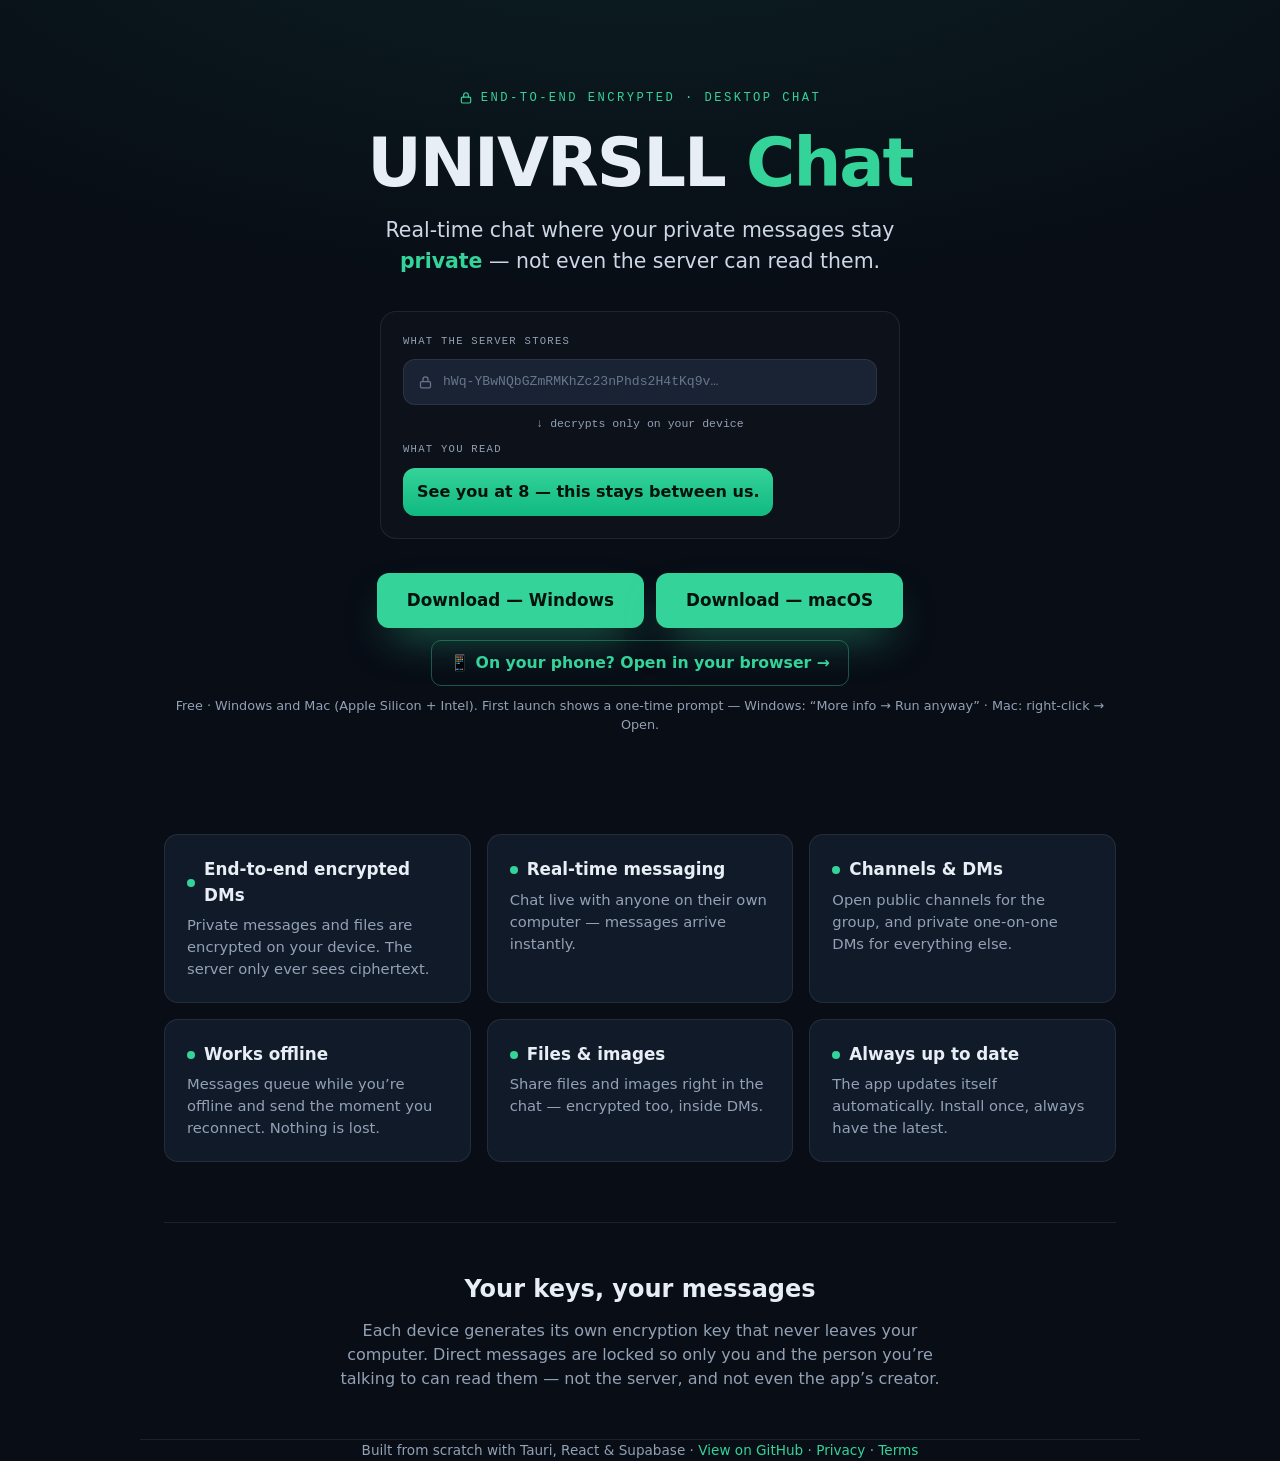
<file: docs/index.html>
<!DOCTYPE html>
<html lang="en">
<head>
<meta charset="UTF-8" />
<meta name="viewport" content="width=device-width, initial-scale=1.0" />
<title>UNIVRSLL Chat — Private chat for Windows, Mac &amp; phone</title>
<meta name="description" content="Free real-time chat with end-to-end encrypted DMs and built-in translation. Works on Windows, Mac, and your phone." />

<!-- Open Graph (Facebook / LinkedIn) -->
<meta property="og:type" content="website" />
<meta property="og:url" content="https://alja0079.github.io/univrsll-chat/" />
<meta property="og:title" content="UNIVRSLL Chat — Private chat for Windows, Mac &amp; phone" />
<meta property="og:description" content="Free real-time chat with end-to-end encrypted DMs and translation. Works on Windows, Mac, and your phone." />
<meta property="og:image" content="https://alja0079.github.io/univrsll-chat/og.png" />
<meta property="og:image:width" content="1200" />
<meta property="og:image:height" content="630" />

<!-- Twitter -->
<meta name="twitter:card" content="summary_large_image" />
<meta name="twitter:title" content="UNIVRSLL Chat — Private chat for Windows, Mac &amp; phone" />
<meta name="twitter:description" content="Free chat with encrypted DMs and translation — on Windows, Mac &amp; phone." />
<meta name="twitter:image" content="https://alja0079.github.io/univrsll-chat/og.png" />

<link rel="icon" href="data:image/svg+xml,<svg xmlns='http://www.w3.org/2000/svg' viewBox='0 0 100 100'><text y='.9em' font-size='90'>%F0%9F%94%92</text></svg>" />

<style>
  :root {
    --ink: #080d16;
    --panel: #111a29;
    --bubble: #1a2334;
    --line: rgba(148, 163, 184, 0.14);
    --emerald: #34d399;
    --emerald-deep: #10b981;
    --text: #e8eef6;
    --muted: #93a1b5;
    --cipher: #67768e;
    --sans: "Segoe UI", system-ui, -apple-system, "Helvetica Neue", Arial, sans-serif;
    --mono: ui-monospace, "Cascadia Code", "Consolas", "SFMono-Regular", monospace;
  }
  * { box-sizing: border-box; margin: 0; padding: 0; }
  html { scroll-behavior: smooth; }
  body {
    font-family: var(--sans);
    color: var(--text);
    line-height: 1.5;
    -webkit-font-smoothing: antialiased;
    background:
      radial-gradient(140% 55% at 50% -10%, rgba(52, 211, 153, 0.10), transparent 55%),
      var(--ink);
  }
  .wrap { max-width: 1000px; margin: 0 auto; padding: 0 24px; }

  .hero { text-align: center; padding: 88px 0 40px; }
  .eyebrow {
    display: inline-flex; align-items: center; gap: 8px;
    font-family: var(--mono); font-size: 0.76rem;
    letter-spacing: 0.2em; text-transform: uppercase; color: var(--emerald);
  }
  .eyebrow svg { width: 14px; height: 14px; }
  h1 {
    font-size: clamp(2.4rem, 7vw, 4.2rem); font-weight: 800;
    letter-spacing: -0.03em; line-height: 1; margin-top: 18px; text-wrap: balance;
  }
  h1 .accent { color: var(--emerald); }
  .sub {
    max-width: 52ch; margin: 18px auto 0;
    font-size: clamp(1.05rem, 2.4vw, 1.28rem); color: #cdd8e6; text-wrap: balance;
  }
  .sub strong { color: var(--emerald); font-weight: 600; }

  .demo {
    max-width: 520px; margin: 34px auto 0; text-align: left;
    background: rgba(255, 255, 255, 0.02); border: 1px solid var(--line);
    border-radius: 16px; padding: 22px;
    display: flex; flex-direction: column; gap: 10px;
  }
  .demo-label {
    font-family: var(--mono); font-size: 0.66rem; letter-spacing: 0.12em;
    text-transform: uppercase; color: var(--muted);
  }
  .bubble { border-radius: 12px; padding: 12px 14px; }
  .cipher {
    display: flex; align-items: center; gap: 10px; overflow: hidden;
    background: var(--bubble); border: 1px solid var(--line);
    color: var(--cipher); font-family: var(--mono); font-size: 0.82rem;
  }
  .cipher svg { width: 15px; height: 15px; flex: none; }
  .cipher code { white-space: nowrap; overflow: hidden; text-overflow: ellipsis; }
  .arrow { font-family: var(--mono); font-size: 0.72rem; color: var(--muted); text-align: center; }
  .plain {
    align-self: flex-start; max-width: 82%; font-weight: 600; color: #04120c;
    background: linear-gradient(180deg, var(--emerald), var(--emerald-deep));
  }

  .cta { margin-top: 34px; display: flex; flex-direction: column; align-items: center; gap: 10px; }
  .btn {
    display: inline-block; background: var(--emerald); color: #04120c;
    font-weight: 700; font-size: 1.05rem; padding: 15px 30px; border-radius: 12px;
    text-decoration: none; box-shadow: 0 20px 44px -16px rgba(52, 211, 153, 0.6);
    transition: transform 0.15s ease;
  }
  .btn:hover { transform: translateY(-2px); }
  .btn:focus-visible { outline: 2px solid var(--emerald); outline-offset: 3px; }
  .cta small { color: var(--muted); font-size: 0.8rem; }
  .btn-row { display: flex; gap: 12px; flex-wrap: wrap; justify-content: center; }
  .btn-ghost {
    display: inline-block; margin-top: 2px; color: var(--emerald);
    font-weight: 600; font-size: 0.98rem; text-decoration: none;
    padding: 10px 18px; border-radius: 10px;
    border: 1px solid rgba(52, 211, 153, 0.38); transition: background 0.15s ease;
  }
  .btn-ghost:hover { background: rgba(52, 211, 153, 0.10); }

  .features {
    display: grid; grid-template-columns: repeat(auto-fit, minmax(230px, 1fr));
    gap: 16px; padding: 60px 0;
  }
  .feat { background: var(--panel); border: 1px solid var(--line); border-radius: 14px; padding: 22px; }
  .feat h3 { font-size: 1.05rem; margin-bottom: 6px; display: flex; align-items: center; gap: 9px; }
  .feat p { color: var(--muted); font-size: 0.92rem; }
  .dot { width: 8px; height: 8px; border-radius: 50%; background: var(--emerald); flex: none; }

  .note { border-top: 1px solid var(--line); padding: 48px 0; text-align: center; }
  .note h2 { font-size: 1.5rem; margin-bottom: 12px; }
  .note p { max-width: 60ch; margin: 0 auto; color: var(--muted); }

  footer { border-top: 1px solid var(--line); padding: 30px 0 54px; text-align: center; color: var(--muted); font-size: 0.85rem; }
  footer a { color: var(--emerald); text-decoration: none; }
  footer a:hover { text-decoration: underline; }

  @media (max-width: 560px) { .hero { padding-top: 60px; } }
</style>
</head>
<body>
  <header class="hero">
    <div class="wrap">
      <span class="eyebrow">
        <svg viewBox="0 0 24 24" fill="none" stroke="currentColor" stroke-width="2" stroke-linecap="round" stroke-linejoin="round"><rect x="4" y="10.5" width="16" height="10" rx="2"/><path d="M8 10.5V7a4 4 0 0 1 8 0v3.5"/></svg>
        End-to-end encrypted · Desktop chat
      </span>
      <h1>UNIVRSLL <span class="accent">Chat</span></h1>
      <p class="sub">Real-time chat where your private messages stay <strong>private</strong> — not even the server can read them.</p>

      <div class="demo">
        <div class="demo-label">What the server stores</div>
        <div class="bubble cipher">
          <svg viewBox="0 0 24 24" fill="none" stroke="currentColor" stroke-width="2" stroke-linecap="round" stroke-linejoin="round"><rect x="4" y="10.5" width="16" height="10" rx="2"/><path d="M8 10.5V7a4 4 0 0 1 8 0v3.5"/></svg>
          <code>hWq-YBwNQbGZmRMKhZc23nPhds2H4tKq9v&hellip;</code>
        </div>
        <div class="arrow">&darr; decrypts only on your device</div>
        <div class="demo-label">What you read</div>
        <div class="bubble plain">See you at 8 &mdash; this stays between us.</div>
      </div>

      <div class="cta">
        <div class="btn-row">
          <a class="btn" href="https://github.com/alja0079/univrsll-chat/releases/download/v0.10.10/desktop-chat_0.10.10_x64-setup.exe">Download &mdash; Windows</a>
          <a class="btn" href="https://github.com/alja0079/univrsll-chat/releases/download/v0.10.10/desktop-chat_0.10.10_universal.dmg">Download &mdash; macOS</a>
        </div>
        <a class="btn-ghost" href="https://alja0079.github.io/univrsll-chat/app/">&#128241; On your phone? Open in your browser &rarr;</a>
        <small>Free &middot; Windows and Mac (Apple Silicon + Intel). First launch shows a one-time prompt &mdash; Windows: &ldquo;More info &rarr; Run anyway&rdquo; · Mac: right-click &rarr; Open.</small>
      </div>
    </div>
  </header>

  <main class="wrap">
    <section class="features">
      <div class="feat"><h3><span class="dot"></span>End-to-end encrypted DMs</h3><p>Private messages and files are encrypted on your device. The server only ever sees ciphertext.</p></div>
      <div class="feat"><h3><span class="dot"></span>Real-time messaging</h3><p>Chat live with anyone on their own computer &mdash; messages arrive instantly.</p></div>
      <div class="feat"><h3><span class="dot"></span>Channels &amp; DMs</h3><p>Open public channels for the group, and private one-on-one DMs for everything else.</p></div>
      <div class="feat"><h3><span class="dot"></span>Works offline</h3><p>Messages queue while you&rsquo;re offline and send the moment you reconnect. Nothing is lost.</p></div>
      <div class="feat"><h3><span class="dot"></span>Files &amp; images</h3><p>Share files and images right in the chat &mdash; encrypted too, inside DMs.</p></div>
      <div class="feat"><h3><span class="dot"></span>Always up to date</h3><p>The app updates itself automatically. Install once, always have the latest.</p></div>
    </section>

    <section class="note">
      <h2>Your keys, your messages</h2>
      <p>Each device generates its own encryption key that never leaves your computer. Direct messages are locked so only you and the person you&rsquo;re talking to can read them &mdash; not the server, and not even the app&rsquo;s creator.</p>
    </section>
  </main>

  <footer class="wrap">
    Built from scratch with Tauri, React &amp; Supabase &middot;
    <a href="https://github.com/alja0079/univrsll-chat">View on GitHub</a>
    &middot; <a href="privacy.html">Privacy</a>
    &middot; <a href="terms.html">Terms</a>
  </footer>
</body>
</html>
</file>
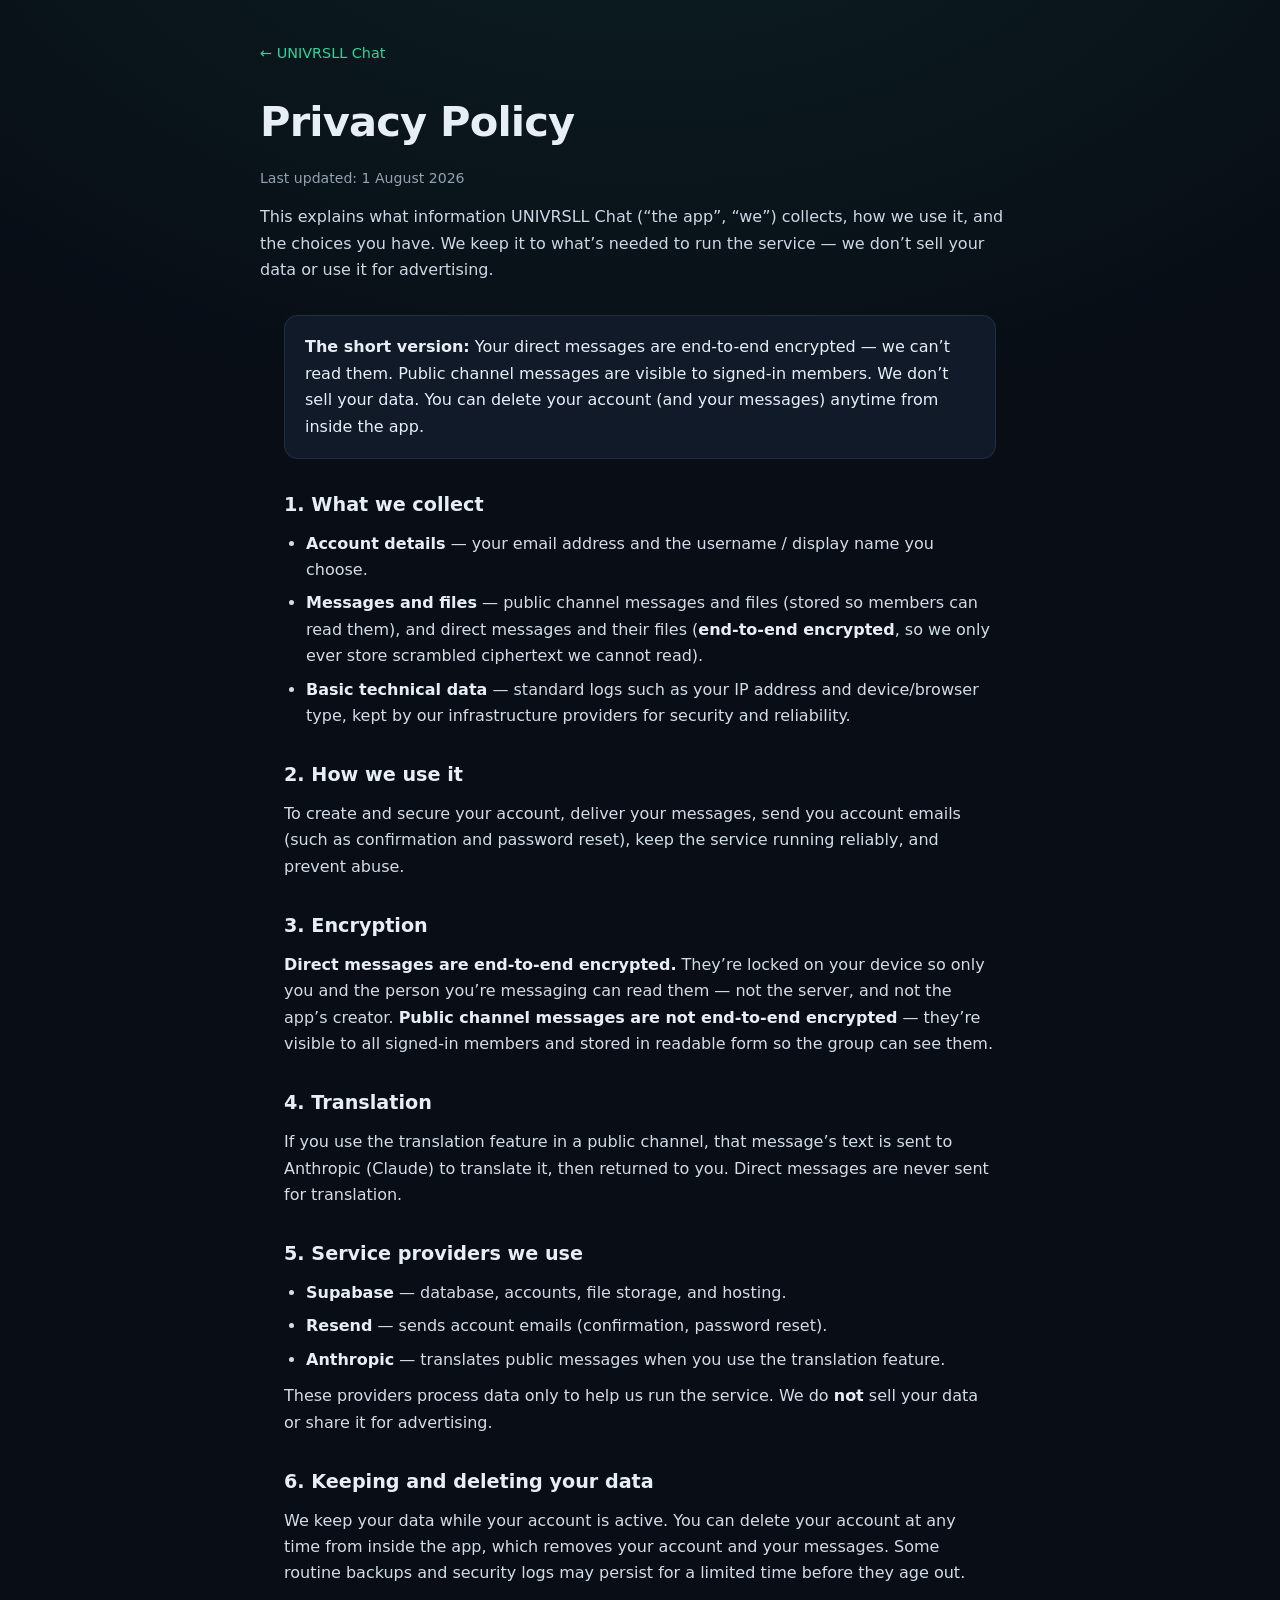
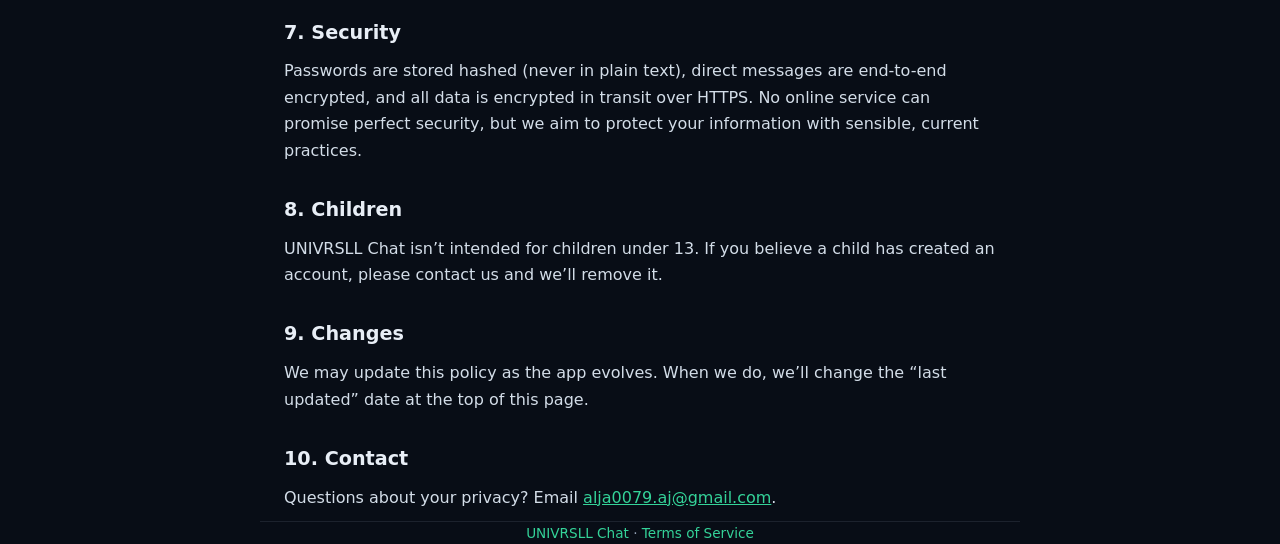
<file: docs/privacy.html>
<!DOCTYPE html>
<html lang="en">
<head>
<meta charset="UTF-8" />
<meta name="viewport" content="width=device-width, initial-scale=1.0" />
<title>Privacy Policy — UNIVRSLL Chat</title>
<meta name="description" content="How UNIVRSLL Chat handles your data." />
<link rel="icon" href="data:image/svg+xml,<svg xmlns='http://www.w3.org/2000/svg' viewBox='0 0 100 100'><text y='.9em' font-size='90'>%F0%9F%94%92</text></svg>" />
<style>
  :root {
    --ink: #080d16; --panel: #111a29; --line: rgba(148,163,184,0.14);
    --emerald: #34d399; --text: #e8eef6; --muted: #93a1b5;
    --sans: "Segoe UI", system-ui, -apple-system, "Helvetica Neue", Arial, sans-serif;
  }
  * { box-sizing: border-box; margin: 0; padding: 0; }
  body {
    font-family: var(--sans); color: var(--text); line-height: 1.65;
    -webkit-font-smoothing: antialiased;
    background: radial-gradient(140% 55% at 50% -10%, rgba(52,211,153,0.10), transparent 55%), var(--ink);
  }
  .wrap { max-width: 760px; margin: 0 auto; padding: 0 24px; }
  .top { padding: 40px 0 8px; }
  .back { color: var(--emerald); text-decoration: none; font-size: 0.9rem; }
  .back:hover { text-decoration: underline; }
  h1 { font-size: clamp(1.9rem, 5vw, 2.6rem); font-weight: 800; letter-spacing: -0.02em; margin: 22px 0 6px; }
  .eff { color: var(--muted); font-size: 0.88rem; margin-bottom: 8px; }
  .lead { color: #cdd8e6; margin: 14px 0 8px; }
  main { padding: 20px 0 40px; }
  h2 { font-size: 1.2rem; margin: 30px 0 10px; }
  p { color: #d3dde8; margin: 10px 0; }
  ul { margin: 10px 0 10px 22px; }
  li { color: #d3dde8; margin: 7px 0; }
  strong { color: var(--text); }
  .card { background: var(--panel); border: 1px solid var(--line); border-radius: 14px; padding: 18px 20px; margin: 16px 0; }
  a { color: var(--emerald); }
  footer { border-top: 1px solid var(--line); padding: 26px 0 50px; text-align: center; color: var(--muted); font-size: 0.85rem; }
  footer a { color: var(--emerald); text-decoration: none; }
</style>
</head>
<body>
  <div class="wrap top">
    <a class="back" href="index.html">&larr; UNIVRSLL Chat</a>
    <h1>Privacy Policy</h1>
    <p class="eff">Last updated: 1 August 2026</p>
    <p class="lead">This explains what information UNIVRSLL Chat (&ldquo;the app&rdquo;, &ldquo;we&rdquo;) collects, how we use it, and the choices you have. We keep it to what&rsquo;s needed to run the service &mdash; we don&rsquo;t sell your data or use it for advertising.</p>
  </div>

  <main class="wrap">
    <div class="card">
      <strong>The short version:</strong> Your direct messages are end-to-end encrypted &mdash; we can&rsquo;t read them. Public channel messages are visible to signed-in members. We don&rsquo;t sell your data. You can delete your account (and your messages) anytime from inside the app.
    </div>

    <h2>1. What we collect</h2>
    <ul>
      <li><strong>Account details</strong> &mdash; your email address and the username / display name you choose.</li>
      <li><strong>Messages and files</strong> &mdash; public channel messages and files (stored so members can read them), and direct messages and their files (<strong>end-to-end encrypted</strong>, so we only ever store scrambled ciphertext we cannot read).</li>
      <li><strong>Basic technical data</strong> &mdash; standard logs such as your IP address and device/browser type, kept by our infrastructure providers for security and reliability.</li>
    </ul>

    <h2>2. How we use it</h2>
    <p>To create and secure your account, deliver your messages, send you account emails (such as confirmation and password reset), keep the service running reliably, and prevent abuse.</p>

    <h2>3. Encryption</h2>
    <p><strong>Direct messages are end-to-end encrypted.</strong> They&rsquo;re locked on your device so only you and the person you&rsquo;re messaging can read them &mdash; not the server, and not the app&rsquo;s creator. <strong>Public channel messages are not end-to-end encrypted</strong> &mdash; they&rsquo;re visible to all signed-in members and stored in readable form so the group can see them.</p>

    <h2>4. Translation</h2>
    <p>If you use the translation feature in a public channel, that message&rsquo;s text is sent to Anthropic (Claude) to translate it, then returned to you. Direct messages are never sent for translation.</p>

    <h2>5. Service providers we use</h2>
    <ul>
      <li><strong>Supabase</strong> &mdash; database, accounts, file storage, and hosting.</li>
      <li><strong>Resend</strong> &mdash; sends account emails (confirmation, password reset).</li>
      <li><strong>Anthropic</strong> &mdash; translates public messages when you use the translation feature.</li>
    </ul>
    <p>These providers process data only to help us run the service. We do <strong>not</strong> sell your data or share it for advertising.</p>

    <h2>6. Keeping and deleting your data</h2>
    <p>We keep your data while your account is active. You can delete your account at any time from inside the app, which removes your account and your messages. Some routine backups and security logs may persist for a limited time before they age out.</p>

    <h2>7. Security</h2>
    <p>Passwords are stored hashed (never in plain text), direct messages are end-to-end encrypted, and all data is encrypted in transit over HTTPS. No online service can promise perfect security, but we aim to protect your information with sensible, current practices.</p>

    <h2>8. Children</h2>
    <p>UNIVRSLL Chat isn&rsquo;t intended for children under 13. If you believe a child has created an account, please contact us and we&rsquo;ll remove it.</p>

    <h2>9. Changes</h2>
    <p>We may update this policy as the app evolves. When we do, we&rsquo;ll change the &ldquo;last updated&rdquo; date at the top of this page.</p>

    <h2>10. Contact</h2>
    <p>Questions about your privacy? Email <a href="mailto:alja0079.aj@gmail.com">alja0079.aj@gmail.com</a>.</p>
  </main>

  <footer class="wrap">
    <a href="index.html">UNIVRSLL Chat</a> &middot; <a href="terms.html">Terms of Service</a>
  </footer>
</body>
</html>
</file>
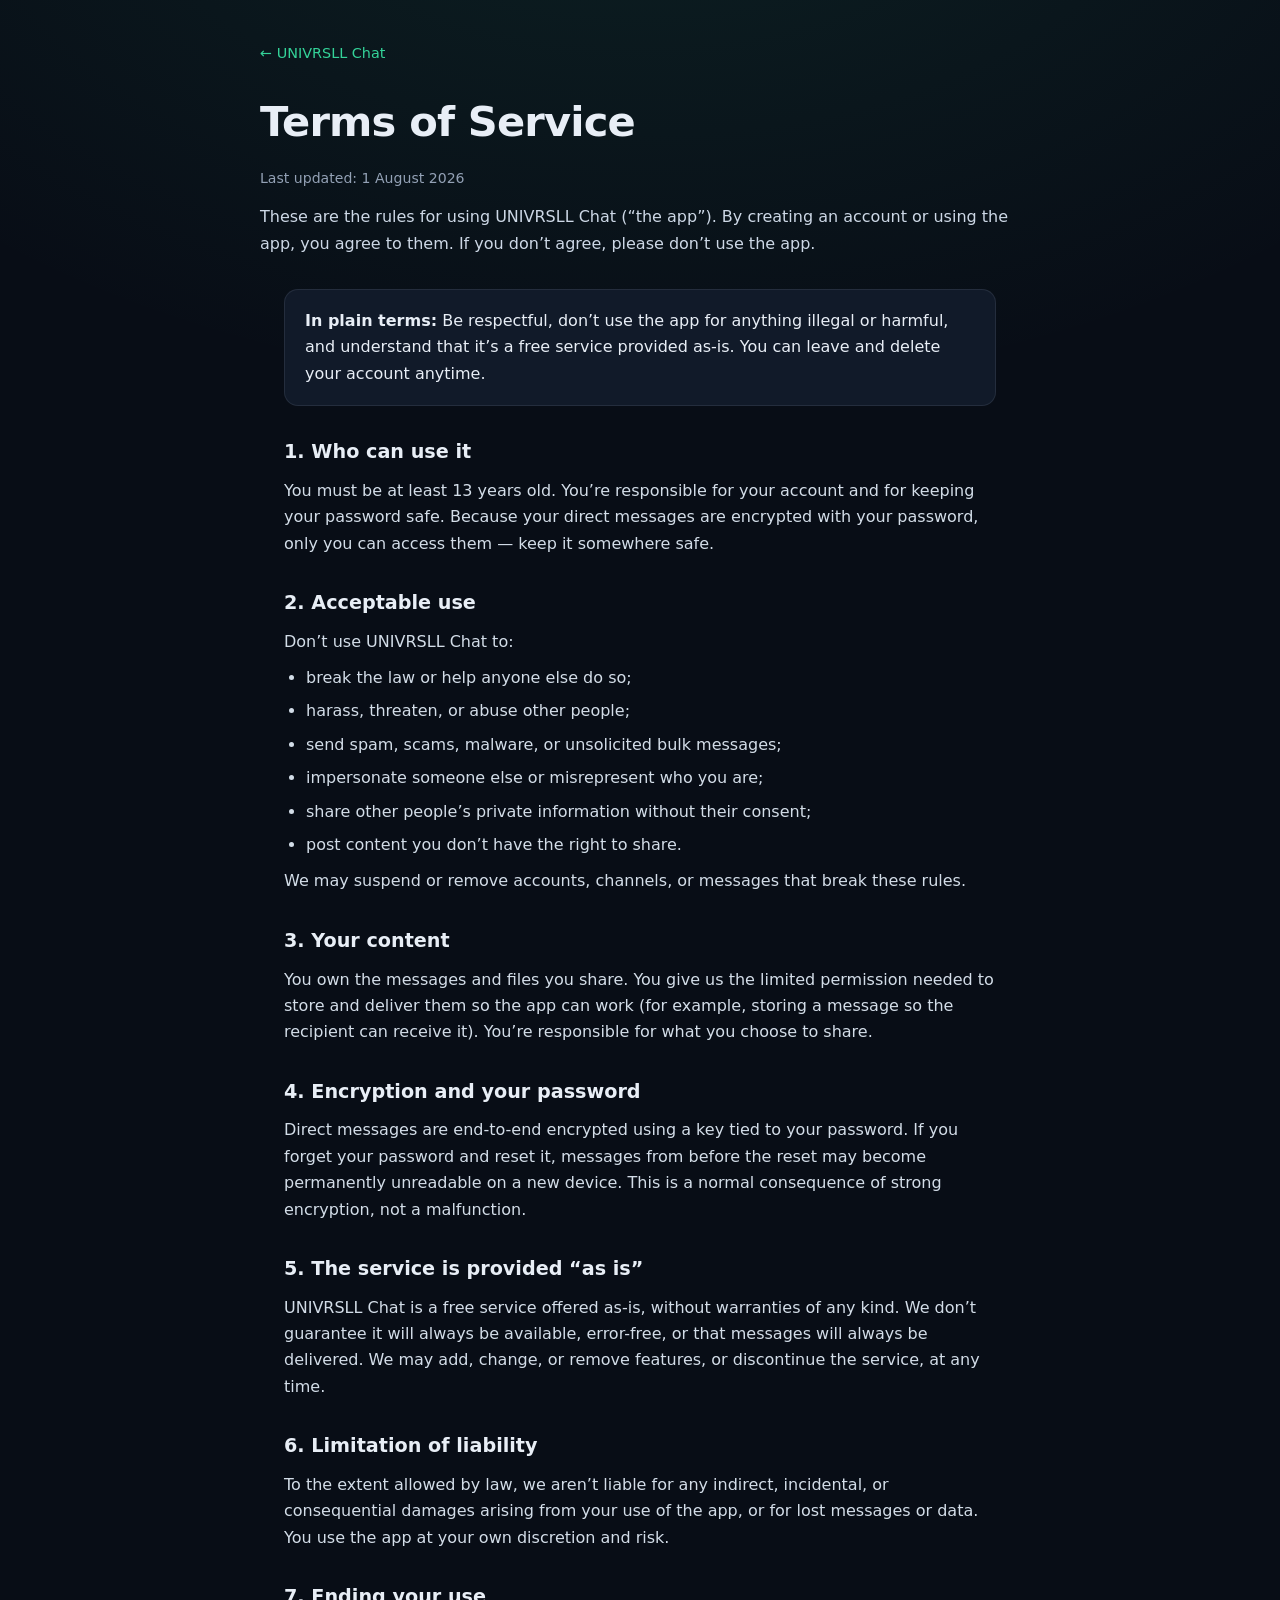
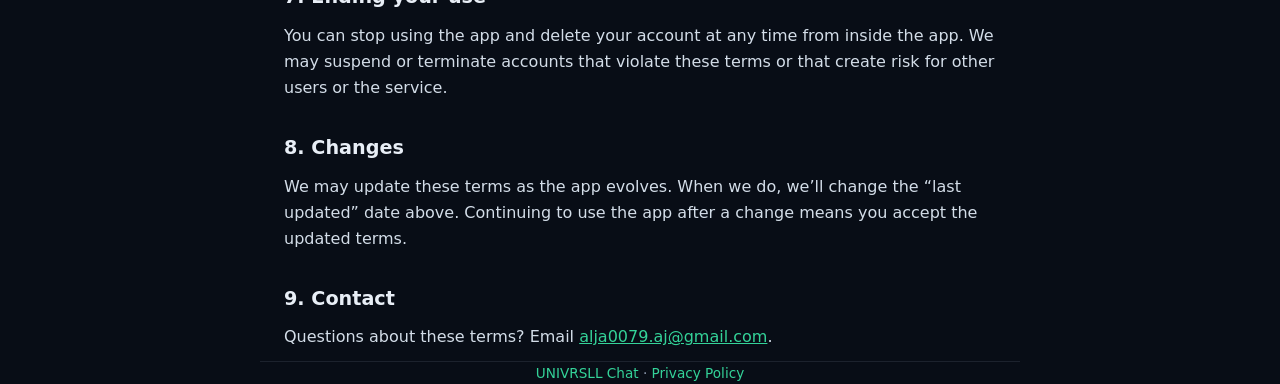
<file: docs/terms.html>
<!DOCTYPE html>
<html lang="en">
<head>
<meta charset="UTF-8" />
<meta name="viewport" content="width=device-width, initial-scale=1.0" />
<title>Terms of Service — UNIVRSLL Chat</title>
<meta name="description" content="The rules for using UNIVRSLL Chat." />
<link rel="icon" href="data:image/svg+xml,<svg xmlns='http://www.w3.org/2000/svg' viewBox='0 0 100 100'><text y='.9em' font-size='90'>%F0%9F%94%92</text></svg>" />
<style>
  :root {
    --ink: #080d16; --panel: #111a29; --line: rgba(148,163,184,0.14);
    --emerald: #34d399; --text: #e8eef6; --muted: #93a1b5;
    --sans: "Segoe UI", system-ui, -apple-system, "Helvetica Neue", Arial, sans-serif;
  }
  * { box-sizing: border-box; margin: 0; padding: 0; }
  body {
    font-family: var(--sans); color: var(--text); line-height: 1.65;
    -webkit-font-smoothing: antialiased;
    background: radial-gradient(140% 55% at 50% -10%, rgba(52,211,153,0.10), transparent 55%), var(--ink);
  }
  .wrap { max-width: 760px; margin: 0 auto; padding: 0 24px; }
  .top { padding: 40px 0 8px; }
  .back { color: var(--emerald); text-decoration: none; font-size: 0.9rem; }
  .back:hover { text-decoration: underline; }
  h1 { font-size: clamp(1.9rem, 5vw, 2.6rem); font-weight: 800; letter-spacing: -0.02em; margin: 22px 0 6px; }
  .eff { color: var(--muted); font-size: 0.88rem; margin-bottom: 8px; }
  .lead { color: #cdd8e6; margin: 14px 0 8px; }
  main { padding: 20px 0 40px; }
  h2 { font-size: 1.2rem; margin: 30px 0 10px; }
  p { color: #d3dde8; margin: 10px 0; }
  ul { margin: 10px 0 10px 22px; }
  li { color: #d3dde8; margin: 7px 0; }
  strong { color: var(--text); }
  .card { background: var(--panel); border: 1px solid var(--line); border-radius: 14px; padding: 18px 20px; margin: 16px 0; }
  a { color: var(--emerald); }
  footer { border-top: 1px solid var(--line); padding: 26px 0 50px; text-align: center; color: var(--muted); font-size: 0.85rem; }
  footer a { color: var(--emerald); text-decoration: none; }
</style>
</head>
<body>
  <div class="wrap top">
    <a class="back" href="index.html">&larr; UNIVRSLL Chat</a>
    <h1>Terms of Service</h1>
    <p class="eff">Last updated: 1 August 2026</p>
    <p class="lead">These are the rules for using UNIVRSLL Chat (&ldquo;the app&rdquo;). By creating an account or using the app, you agree to them. If you don&rsquo;t agree, please don&rsquo;t use the app.</p>
  </div>

  <main class="wrap">
    <div class="card">
      <strong>In plain terms:</strong> Be respectful, don&rsquo;t use the app for anything illegal or harmful, and understand that it&rsquo;s a free service provided as-is. You can leave and delete your account anytime.
    </div>

    <h2>1. Who can use it</h2>
    <p>You must be at least 13 years old. You&rsquo;re responsible for your account and for keeping your password safe. Because your direct messages are encrypted with your password, only you can access them &mdash; keep it somewhere safe.</p>

    <h2>2. Acceptable use</h2>
    <p>Don&rsquo;t use UNIVRSLL Chat to:</p>
    <ul>
      <li>break the law or help anyone else do so;</li>
      <li>harass, threaten, or abuse other people;</li>
      <li>send spam, scams, malware, or unsolicited bulk messages;</li>
      <li>impersonate someone else or misrepresent who you are;</li>
      <li>share other people&rsquo;s private information without their consent;</li>
      <li>post content you don&rsquo;t have the right to share.</li>
    </ul>
    <p>We may suspend or remove accounts, channels, or messages that break these rules.</p>

    <h2>3. Your content</h2>
    <p>You own the messages and files you share. You give us the limited permission needed to store and deliver them so the app can work (for example, storing a message so the recipient can receive it). You&rsquo;re responsible for what you choose to share.</p>

    <h2>4. Encryption and your password</h2>
    <p>Direct messages are end-to-end encrypted using a key tied to your password. If you forget your password and reset it, messages from before the reset may become permanently unreadable on a new device. This is a normal consequence of strong encryption, not a malfunction.</p>

    <h2>5. The service is provided &ldquo;as is&rdquo;</h2>
    <p>UNIVRSLL Chat is a free service offered as-is, without warranties of any kind. We don&rsquo;t guarantee it will always be available, error-free, or that messages will always be delivered. We may add, change, or remove features, or discontinue the service, at any time.</p>

    <h2>6. Limitation of liability</h2>
    <p>To the extent allowed by law, we aren&rsquo;t liable for any indirect, incidental, or consequential damages arising from your use of the app, or for lost messages or data. You use the app at your own discretion and risk.</p>

    <h2>7. Ending your use</h2>
    <p>You can stop using the app and delete your account at any time from inside the app. We may suspend or terminate accounts that violate these terms or that create risk for other users or the service.</p>

    <h2>8. Changes</h2>
    <p>We may update these terms as the app evolves. When we do, we&rsquo;ll change the &ldquo;last updated&rdquo; date above. Continuing to use the app after a change means you accept the updated terms.</p>

    <h2>9. Contact</h2>
    <p>Questions about these terms? Email <a href="mailto:alja0079.aj@gmail.com">alja0079.aj@gmail.com</a>.</p>
  </main>

  <footer class="wrap">
    <a href="index.html">UNIVRSLL Chat</a> &middot; <a href="privacy.html">Privacy Policy</a>
  </footer>
</body>
</html>
</file>
